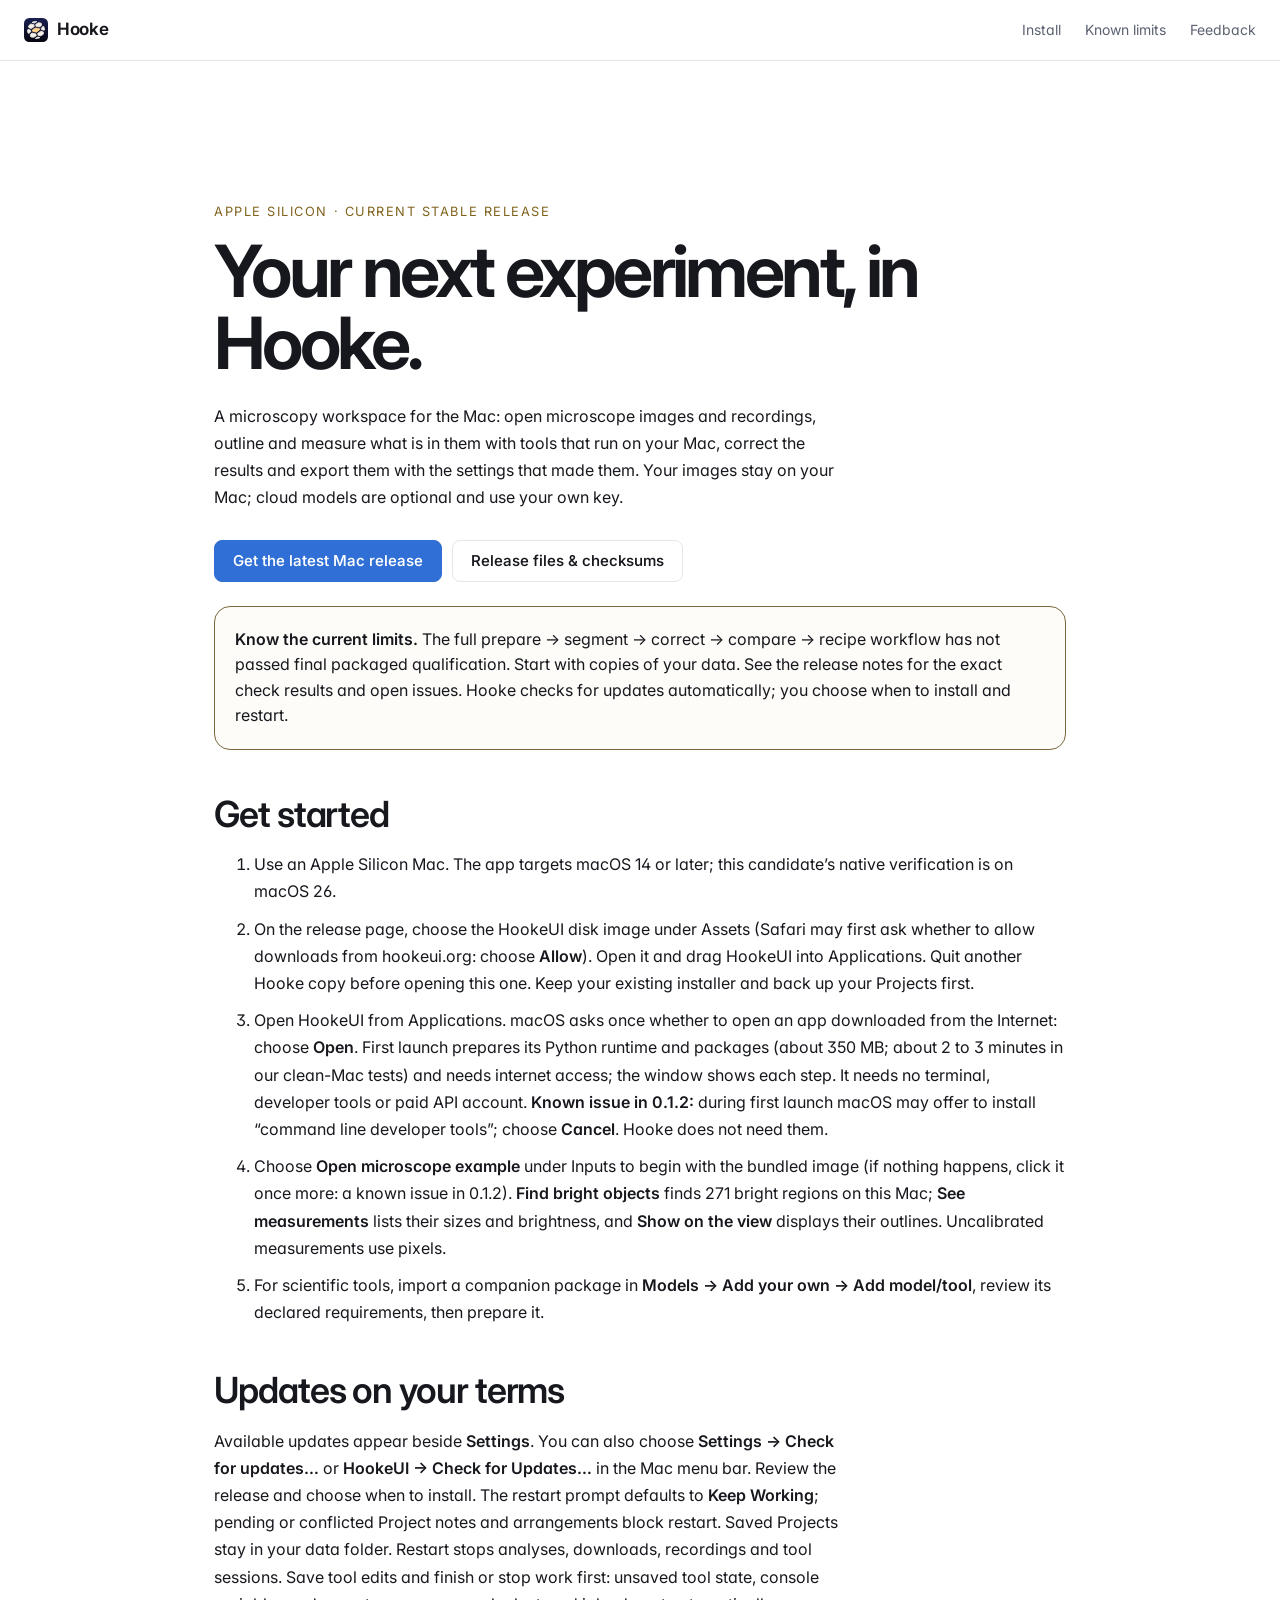
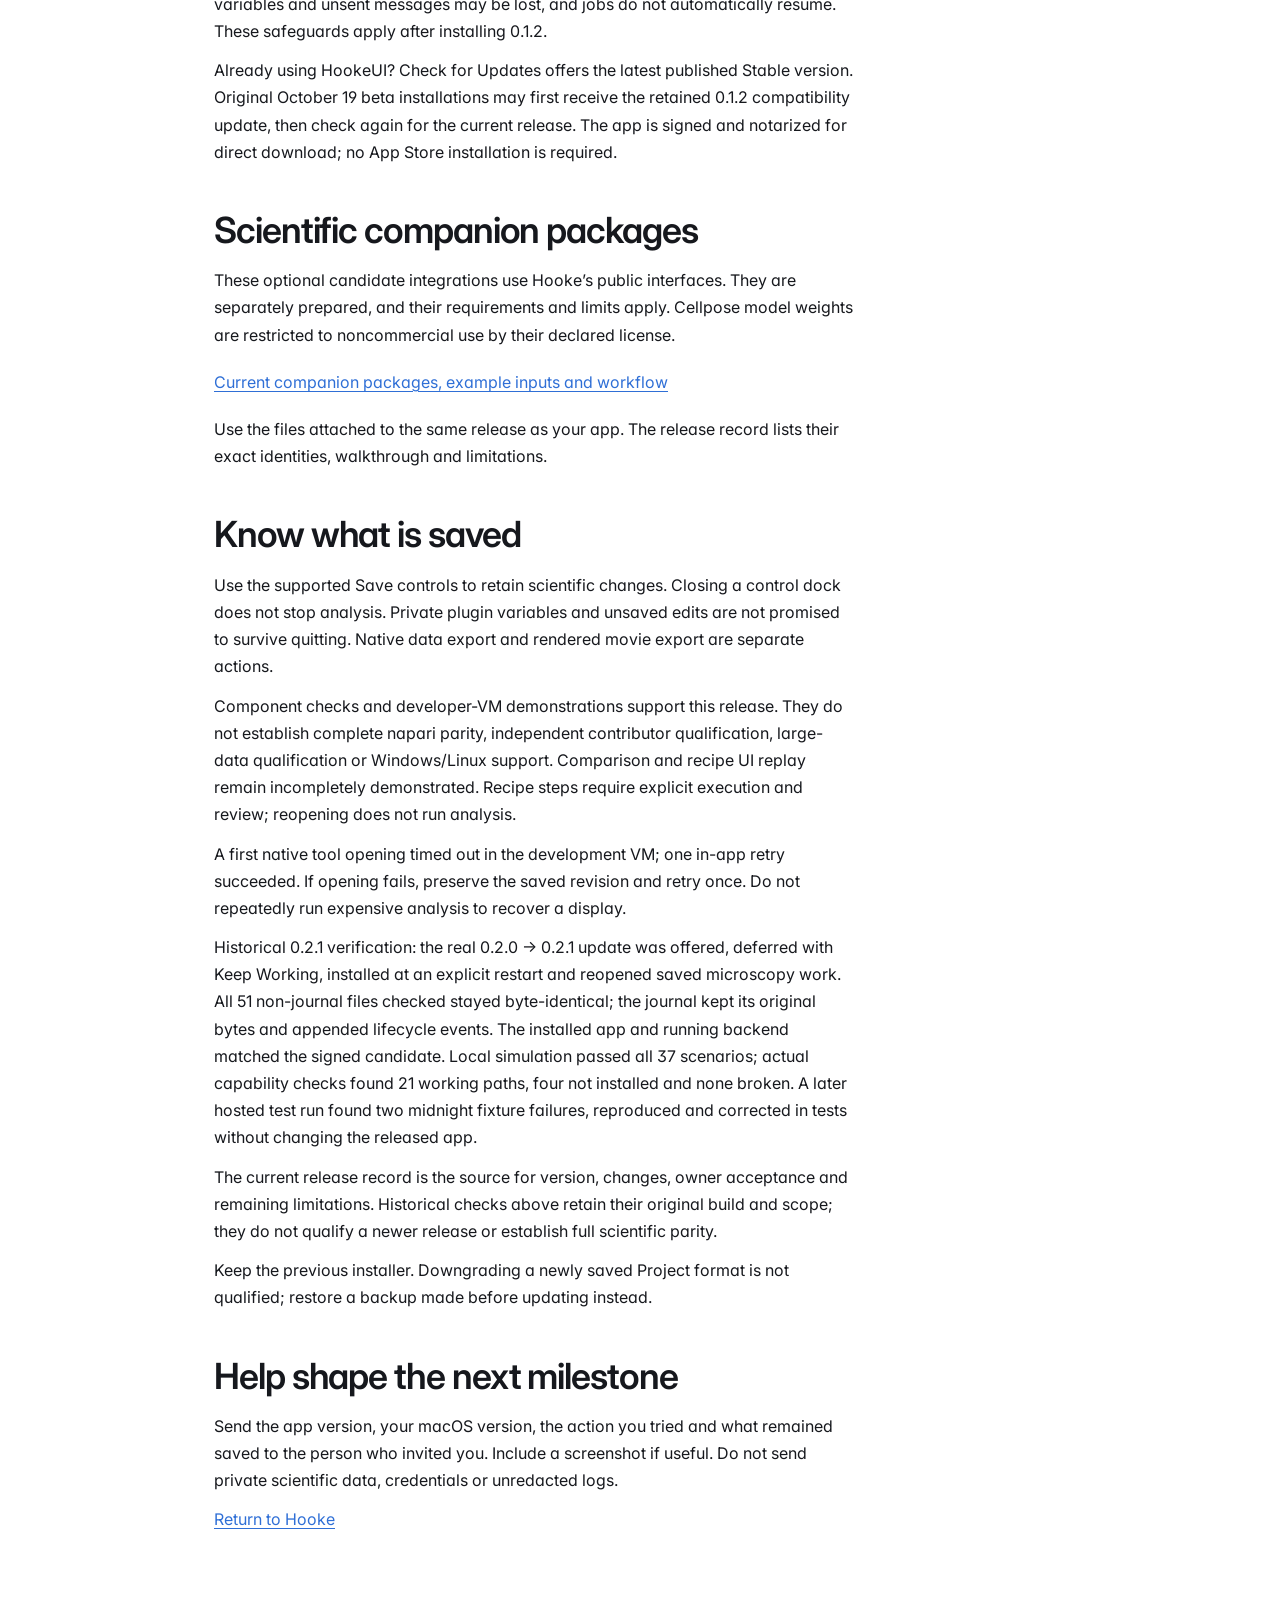
<file: beta.html>
<!doctype html><html lang="en"><head><meta charset="utf-8"><meta name="viewport" content="width=device-width,initial-scale=1"><meta http-equiv="refresh" content="0; url=download.html"><link rel="canonical" href="https://hookeui.org/download.html"><title>Download Hooke</title></head><body><p><a href="download.html">Download Hooke for Mac, installation guidance and known limits</a></p></body></html>
</file>
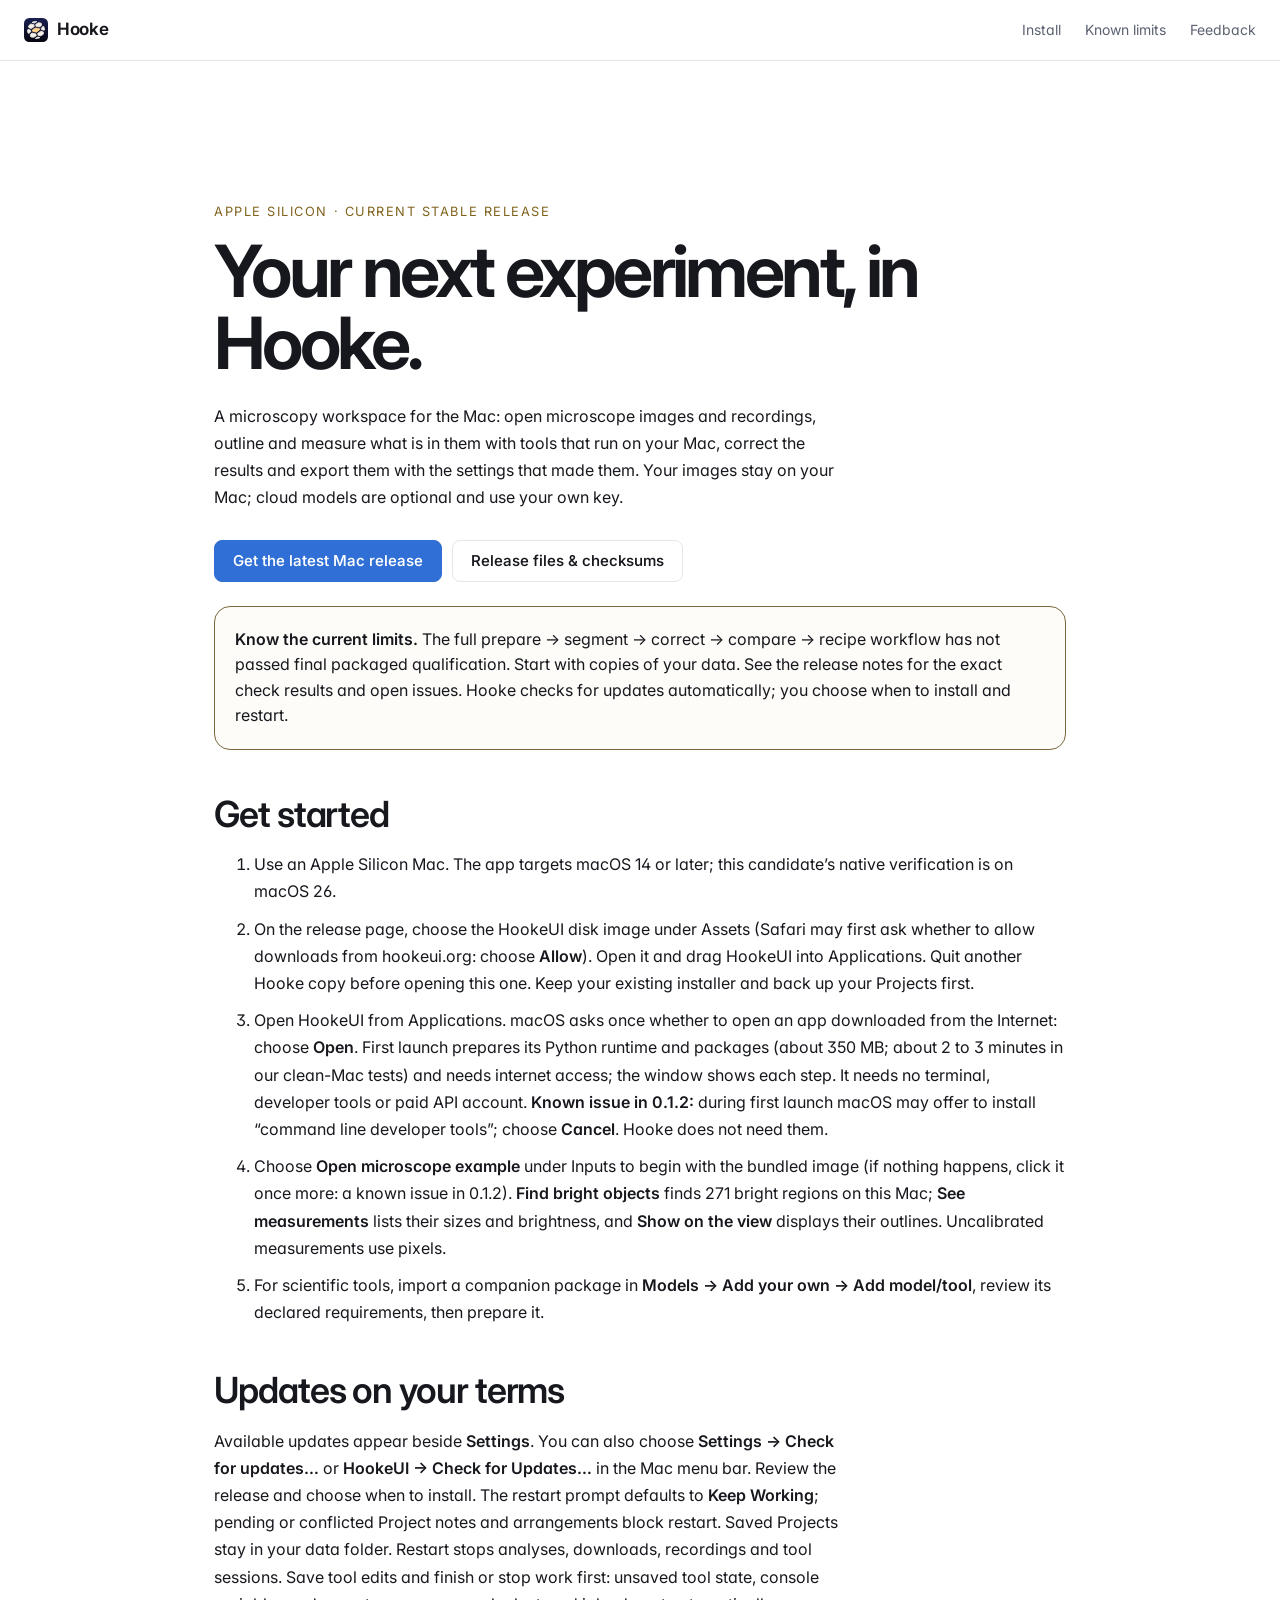
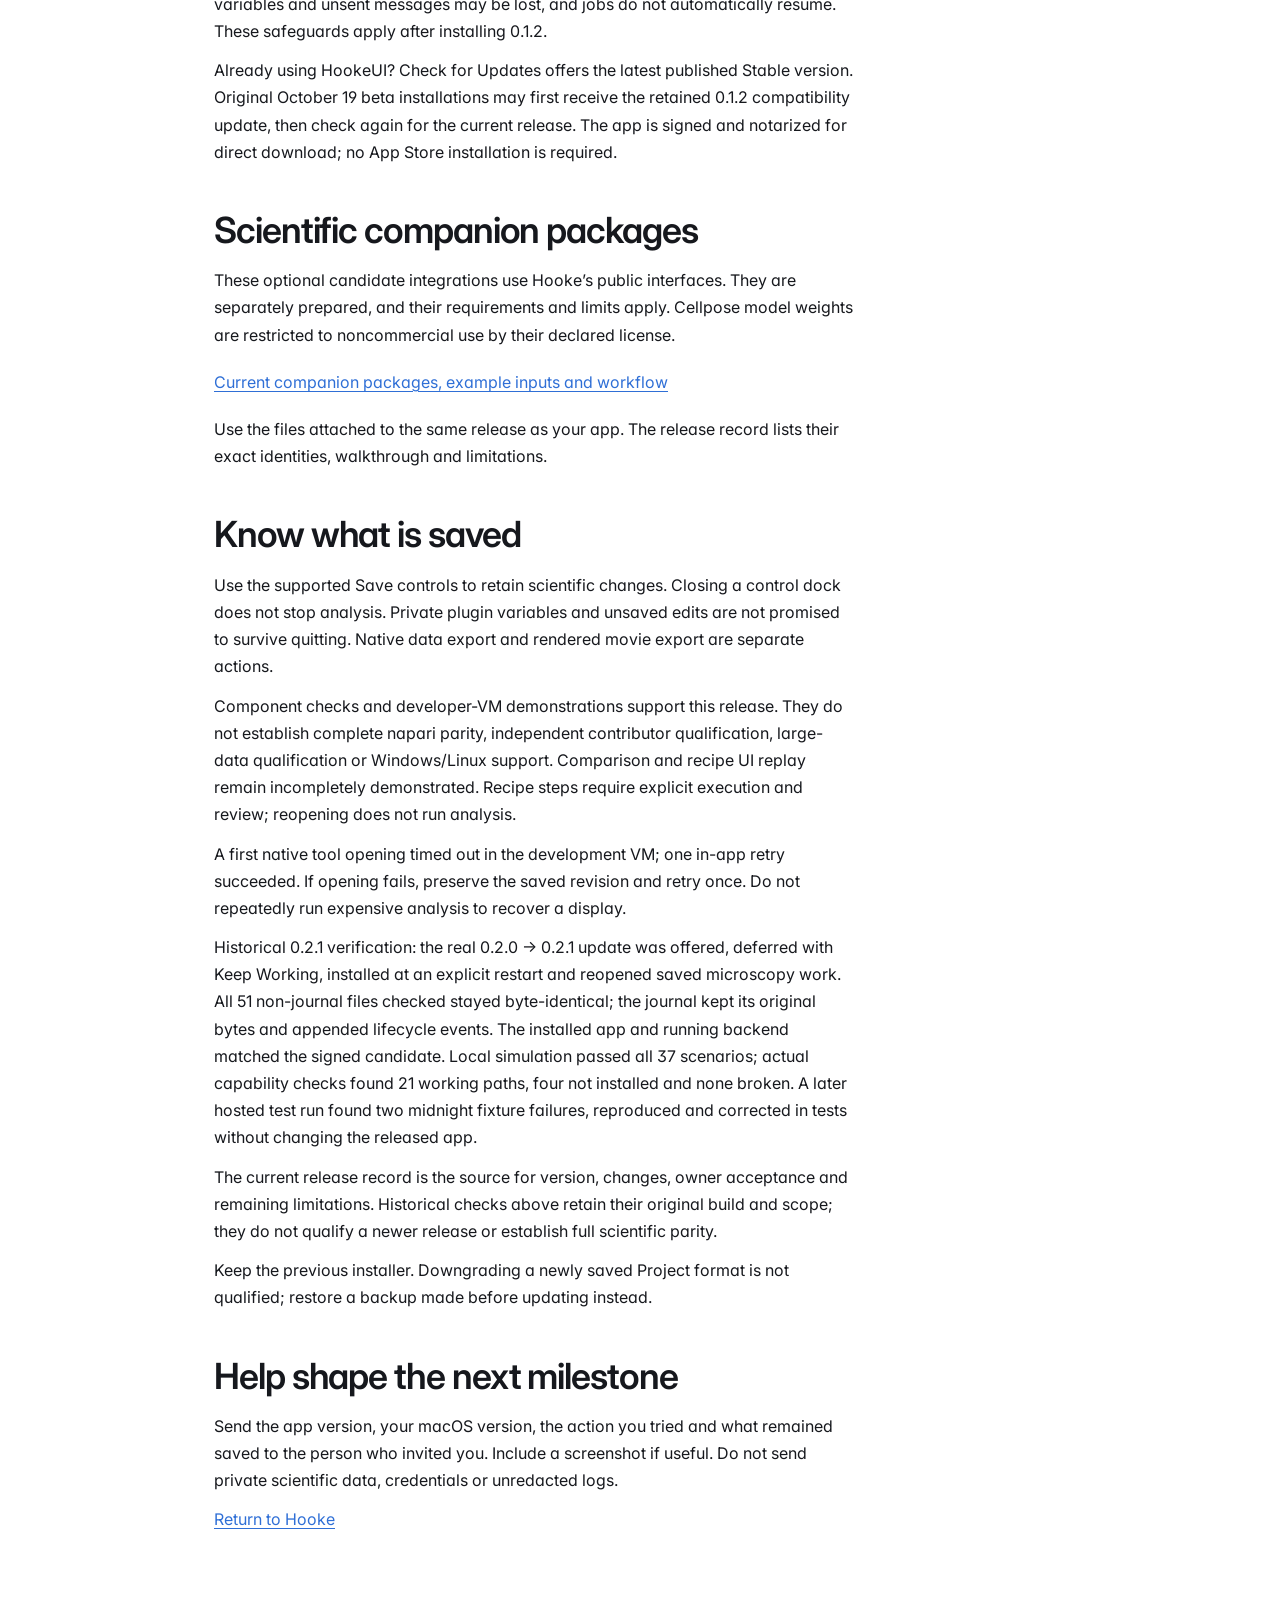
<file: download.html>
<!doctype html><html lang="en"><head><meta charset="utf-8"><meta name="viewport" content="width=device-width,initial-scale=1"><title>Hooke — Download for Mac</title><meta name="description" content="Download Hooke for Apple Silicon Macs, with installation guidance, updates and current limitations."><link rel="icon" href="favicon.svg" type="image/svg+xml"><link rel="stylesheet" href="style.css"><style>main{padding:140px 24px 80px;max-width:900px;margin:auto}h1{font-size:clamp(2.5rem,7vw,4.5rem);letter-spacing:-.05em;margin:0 0 24px}h2{margin:44px 0 16px}p,li{line-height:1.7}li{margin:10px 0}.beta-label{color:#80631d;letter-spacing:.12em;text-transform:uppercase;font-size:.8rem}.beta-notice{border:1px solid #78683d;border-radius:16px;padding:20px;margin:24px 0;background:#d8bc7b0b}code{overflow-wrap:anywhere}.package-list a{display:inline-block;padding:8px 0}</style></head><body><header class="top"><div class="wrap top-inner"><a class="brand" href="/"><img src="favicon.svg" alt="" width="24" height="24"><span>Hooke</span></a><nav aria-label="Download links"><a href="#install">Install</a><a href="#limits">Known limits</a><a href="#feedback">Feedback</a></nav></div></header><main><p class="beta-label">Apple Silicon · Current Stable release</p><h1>Your next experiment, in Hooke.</h1><p>A microscopy workspace for the Mac: open microscope images and recordings, outline and measure what is in them with tools that run on your Mac, correct the results and export them with the settings that made them. Your images stay on your Mac; cloud models are optional and use your own key.</p><div class="actions"><a class="button primary" href="https://github.com/wpulier/hookeui.org/releases/latest">Get the latest Mac release</a><a class="button" href="https://github.com/wpulier/hookeui.org/releases/latest">Release files &amp; checksums</a></div><div class="beta-notice"><strong>Know the current limits.</strong> The full prepare → segment → correct → compare → recipe workflow has not passed final packaged qualification. Start with copies of your data. See the release notes for the exact check results and open issues. Hooke checks for updates automatically; you choose when to install and restart.</div><h2 id="install">Get started</h2><ol><li>Use an Apple Silicon Mac. The app targets macOS 14 or later; this candidate’s native verification is on macOS 26.</li><li>On the release page, choose the HookeUI disk image under Assets (Safari may first ask whether to allow downloads from hookeui.org: choose <strong>Allow</strong>). Open it and drag HookeUI into Applications. Quit another Hooke copy before opening this one. Keep your existing installer and back up your Projects first.</li><li>Open HookeUI from Applications. macOS asks once whether to open an app downloaded from the Internet: choose <strong>Open</strong>. First launch prepares its Python runtime and packages (about 350 MB; about 2 to 3 minutes in our clean-Mac tests) and needs internet access; the window shows each step. It needs no terminal, developer tools or paid API account. <strong>Known issue in 0.1.2:</strong> during first launch macOS may offer to install “command line developer tools”; choose <strong>Cancel</strong>. Hooke does not need them.</li><li>Choose <strong>Open microscope example</strong> under Inputs to begin with the bundled image (if nothing happens, click it once more: a known issue in 0.1.2). <strong>Find bright objects</strong> finds 271 bright regions on this Mac; <strong>See measurements</strong> lists their sizes and brightness, and <strong>Show on the view</strong> displays their outlines. Uncalibrated measurements use pixels.</li><li>For scientific tools, import a companion package in <strong>Models → Add your own → Add model/tool</strong>, review its declared requirements, then prepare it.</li></ol><h2 id="updates">Updates on your terms</h2><p>Available updates appear beside <strong>Settings</strong>. You can also choose <strong>Settings → Check for updates…</strong> or <strong>HookeUI → Check for Updates…</strong> in the Mac menu bar. Review the release and choose when to install. The restart prompt defaults to <strong>Keep Working</strong>; pending or conflicted Project notes and arrangements block restart. Saved Projects stay in your data folder. Restart stops analyses, downloads, recordings and tool sessions. Save tool edits and finish or stop work first: unsaved tool state, console variables and unsent messages may be lost, and jobs do not automatically resume. These safeguards apply after installing 0.1.2.</p><p>Already using HookeUI? Check for Updates offers the latest published Stable version. Original October 19 beta installations may first receive the retained 0.1.2 compatibility update, then check again for the current release. The app is signed and notarized for direct download; no App Store installation is required.</p><h2>Scientific companion packages</h2><p>These optional candidate integrations use Hooke’s public interfaces. They are separately prepared, and their requirements and limits apply. Cellpose model weights are restricted to noncommercial use by their declared license.</p><p class="package-list"><a href="https://github.com/wpulier/hookeui.org/releases/latest">Current companion packages, example inputs and workflow</a></p><p>Use the files attached to the same release as your app. The release record lists their exact identities, walkthrough and limitations.</p><h2 id="limits">Know what is saved</h2><p>Use the supported Save controls to retain scientific changes. Closing a control dock does not stop analysis. Private plugin variables and unsaved edits are not promised to survive quitting. Native data export and rendered movie export are separate actions.</p><p>Component checks and developer-VM demonstrations support this release. They do not establish complete napari parity, independent contributor qualification, large-data qualification or Windows/Linux support. Comparison and recipe UI replay remain incompletely demonstrated. Recipe steps require explicit execution and review; reopening does not run analysis.</p><p>A first native tool opening timed out in the development VM; one in-app retry succeeded. If opening fails, preserve the saved revision and retry once. Do not repeatedly run expensive analysis to recover a display.</p><p>Historical 0.2.1 verification: the real 0.2.0 → 0.2.1 update was offered, deferred with Keep Working, installed at an explicit restart and reopened saved microscopy work. All 51 non-journal files checked stayed byte-identical; the journal kept its original bytes and appended lifecycle events. The installed app and running backend matched the signed candidate. Local simulation passed all 37 scenarios; actual capability checks found 21 working paths, four not installed and none broken. A later hosted test run found two midnight fixture failures, reproduced and corrected in tests without changing the released app.</p><p>The current release record is the source for version, changes, owner acceptance and remaining limitations. Historical checks above retain their original build and scope; they do not qualify a newer release or establish full scientific parity.</p><p>Keep the previous installer. Downgrading a newly saved Project format is not qualified; restore a backup made before updating instead.</p><h2 id="feedback">Help shape the next milestone</h2><p>Send the app version, your macOS version, the action you tried and what remained saved to the person who invited you. Include a screenshot if useful. Do not send private scientific data, credentials or unredacted logs.</p><p><a href="/">Return to Hooke</a></p></main></body></html>
</file>
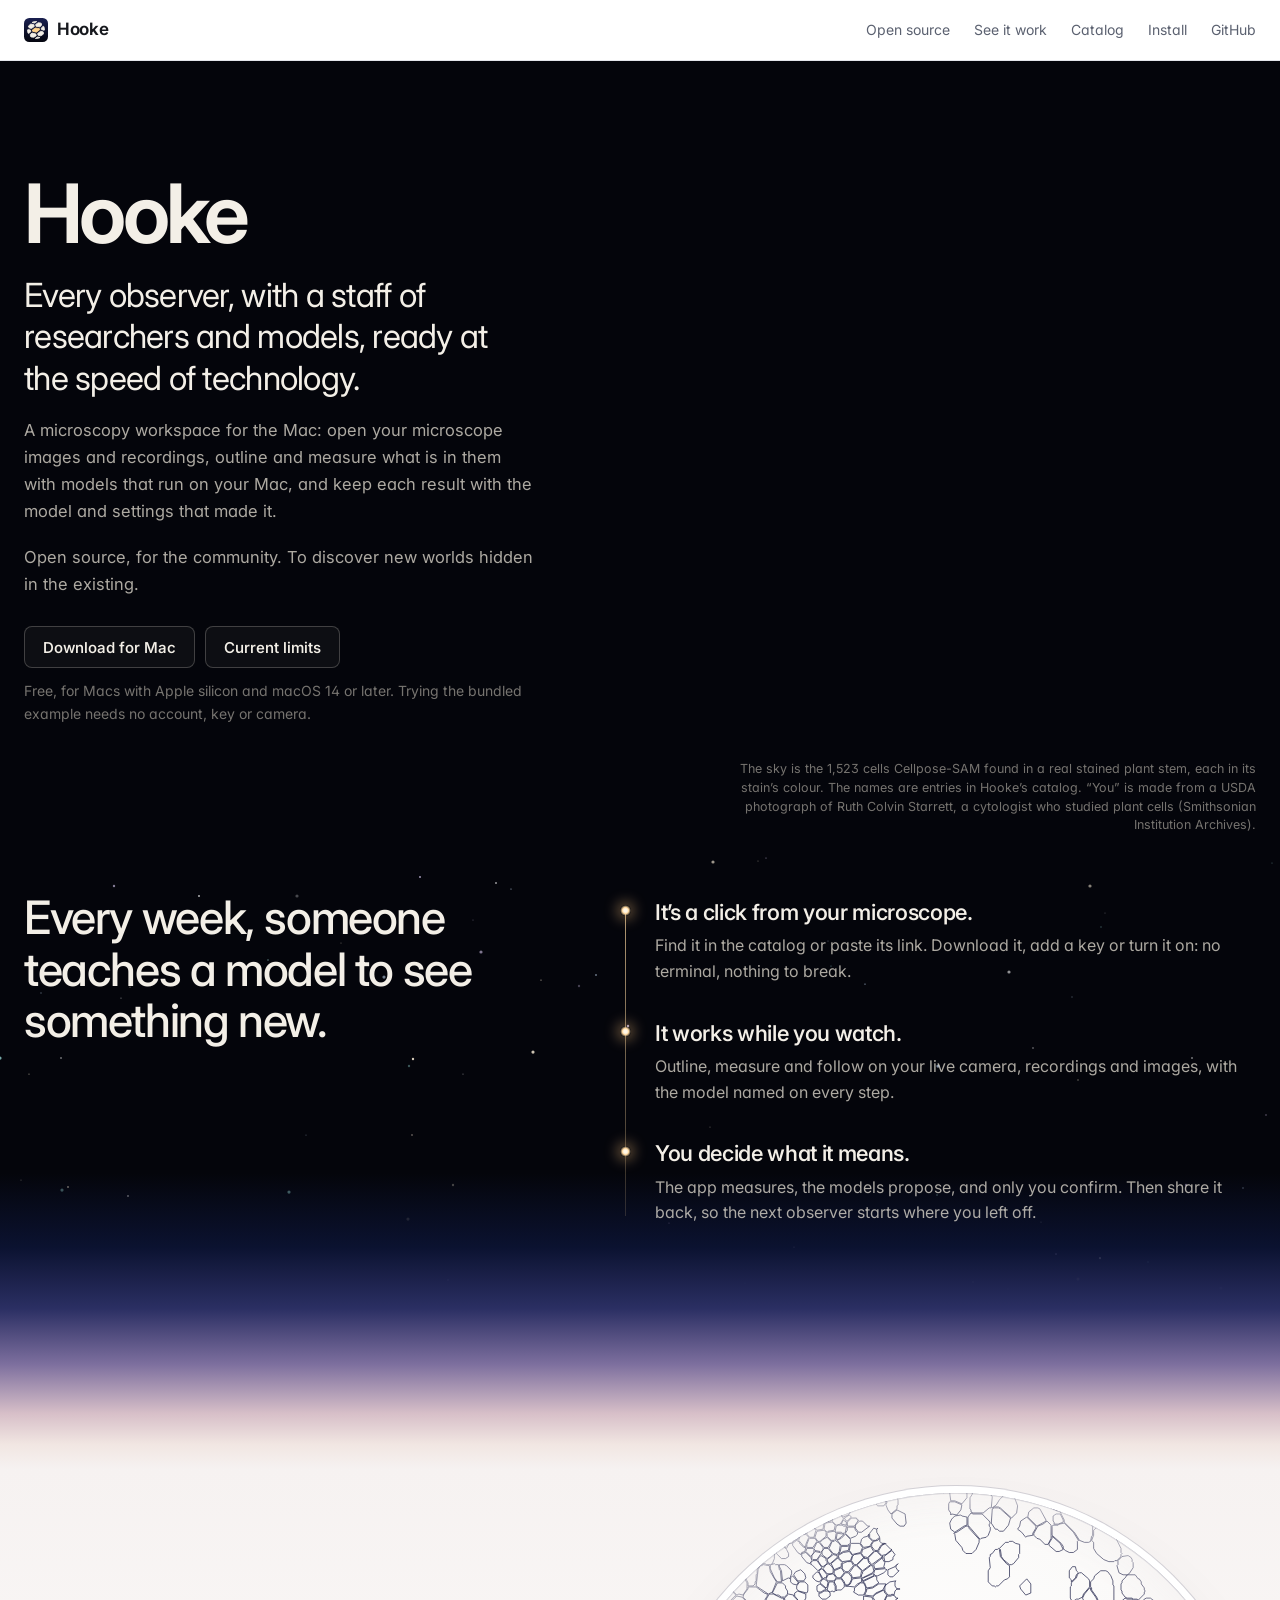
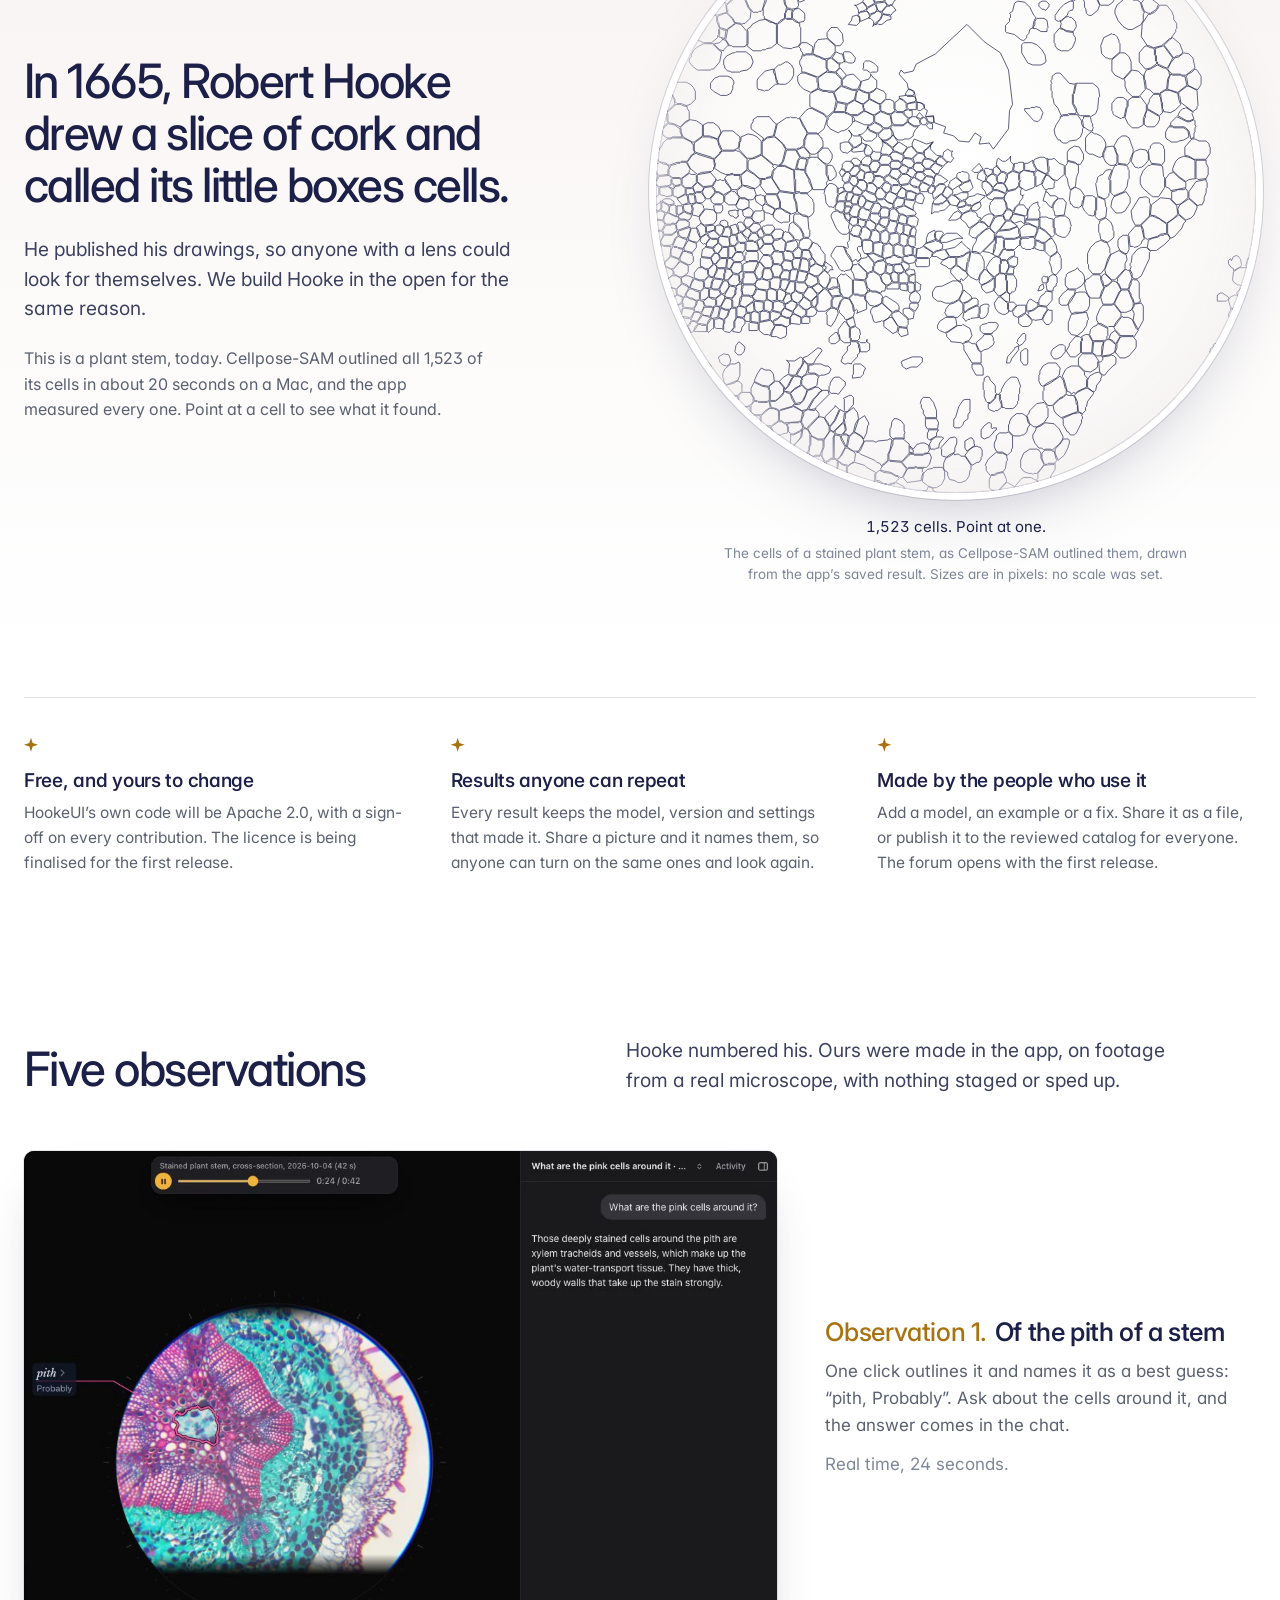
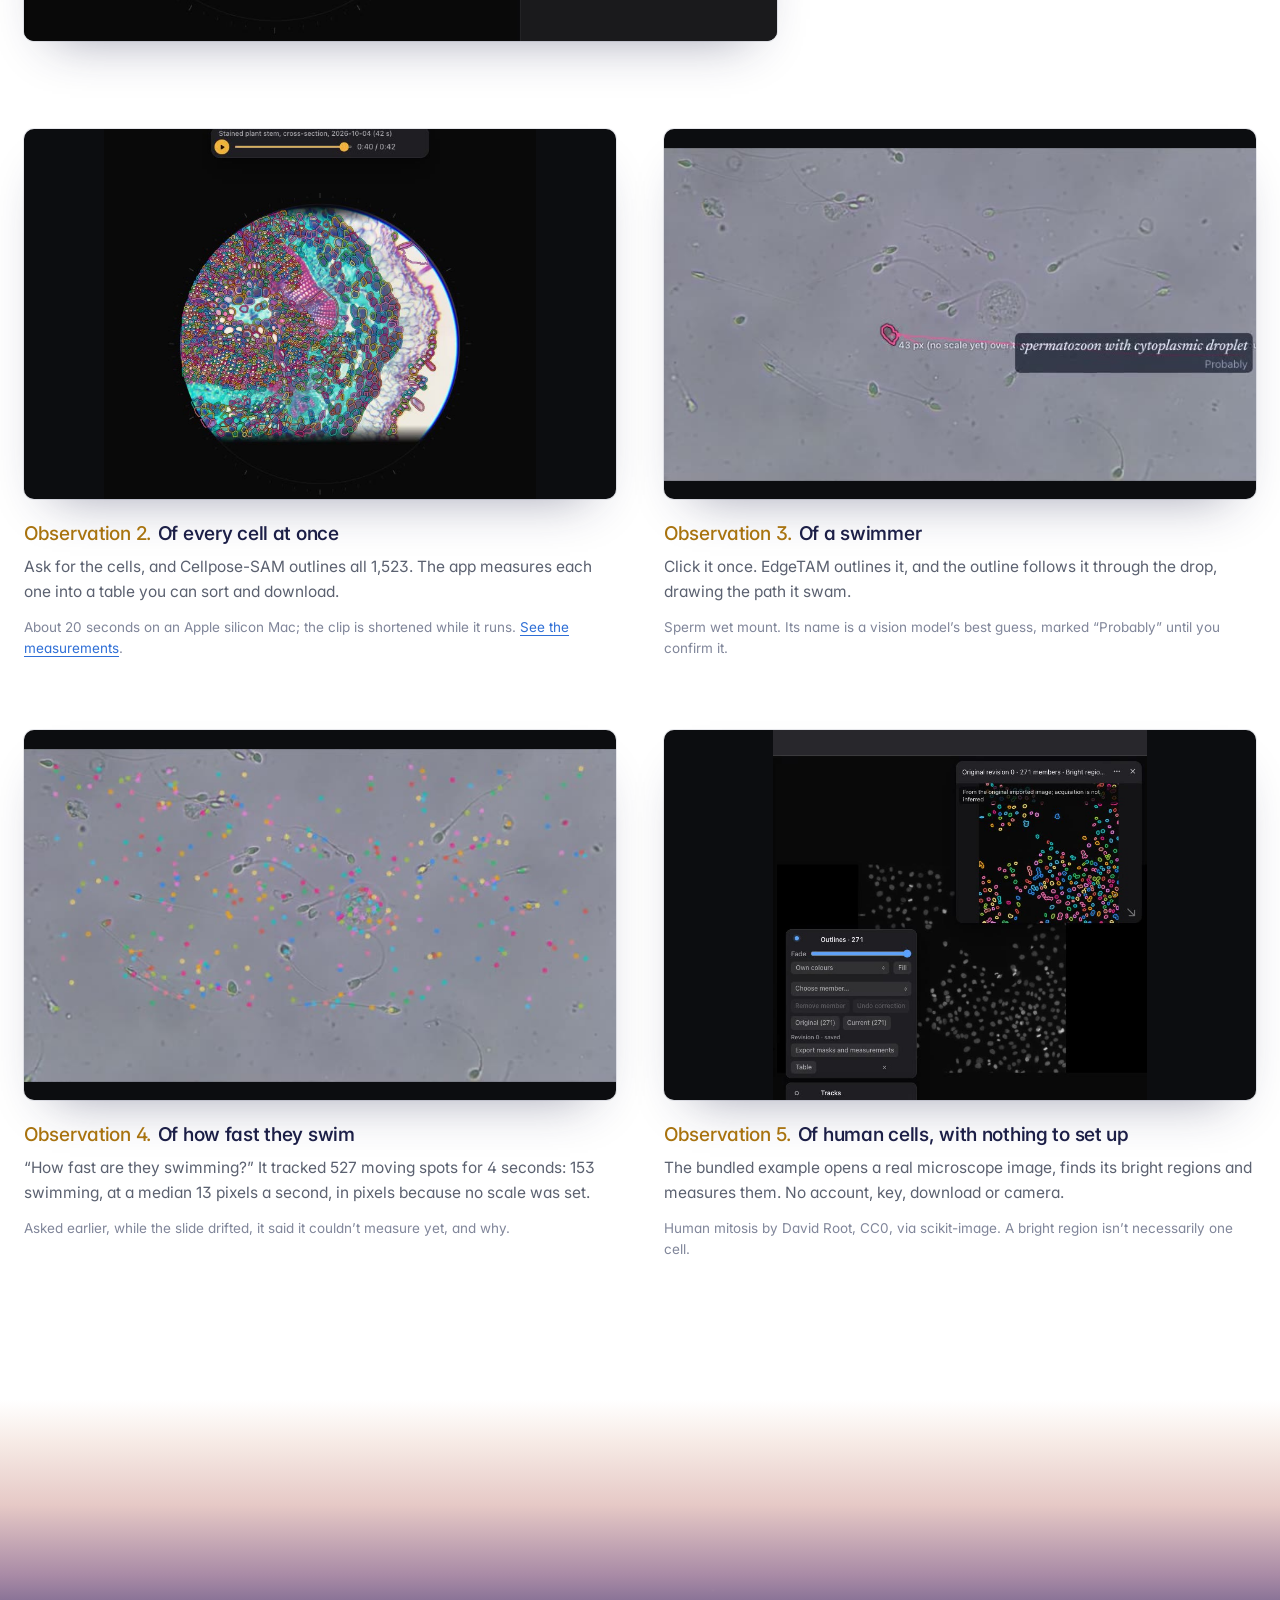
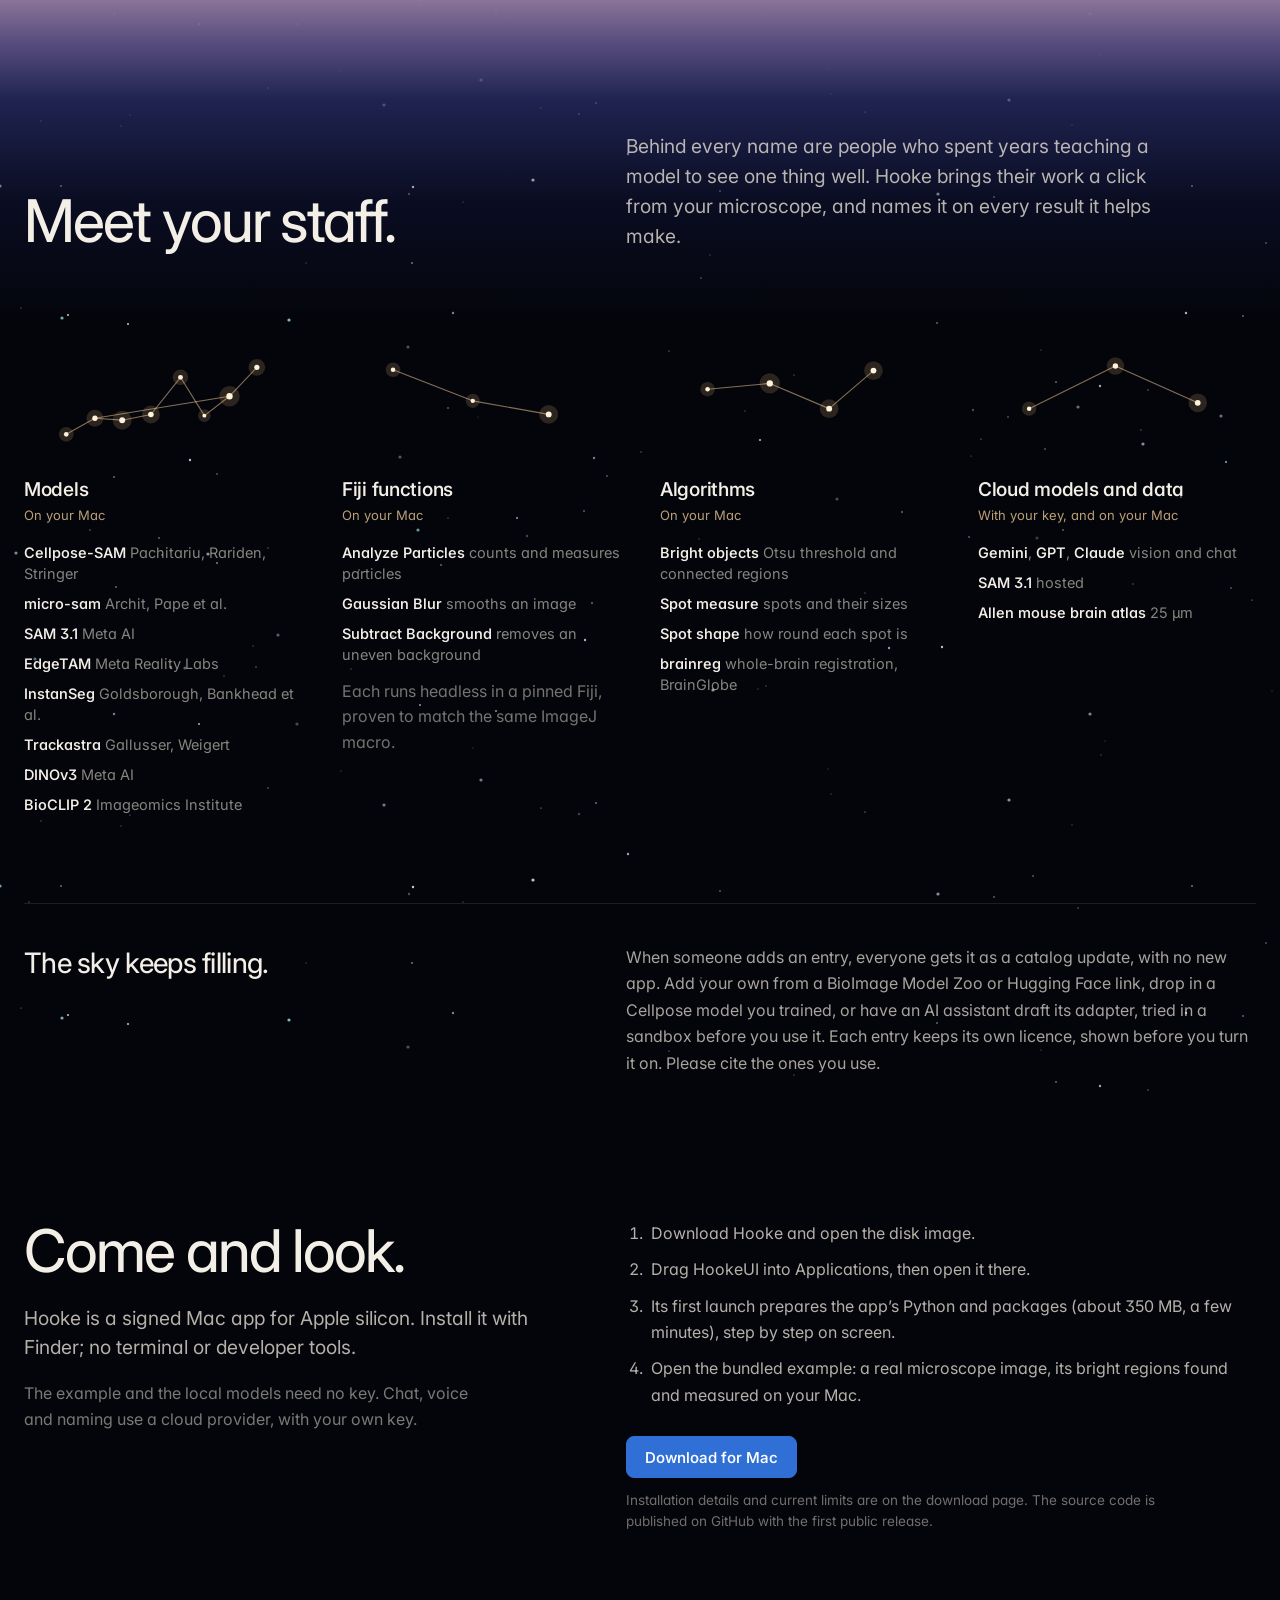
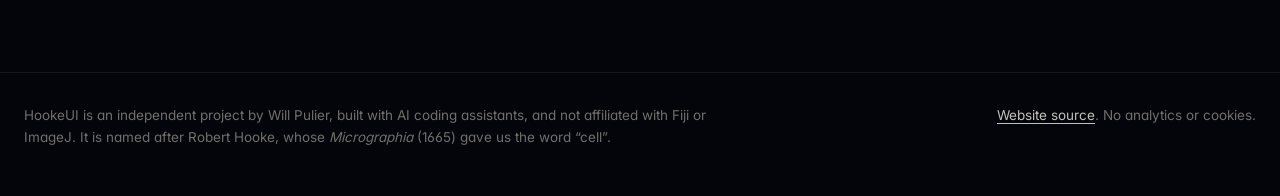
<file: story.html>
<!doctype html>
<html lang="en">
<head>
<meta charset="utf-8">
<meta name="viewport" content="width=device-width,initial-scale=1">
<title>Hooke: the story</title>
<meta name="description" content="Hooke is an open-source platform for finding, turning on and running microscopy and bioimage-analysis models on the Mac, with no terminal.">
<meta name="theme-color" content="#04050b">
<meta property="og:title" content="Hooke">
<meta property="og:description" content="Every observer, with a staff of researchers and models, ready at the speed of technology.">
<meta property="og:image" content="https://hookeui.org/media/og.jpg">
<meta property="og:image:width" content="1200">
<meta property="og:image:height" content="630">
<meta property="og:url" content="https://hookeui.org/story.html">
<meta name="twitter:card" content="summary_large_image">
<link rel="icon" href="favicon.svg" type="image/svg+xml">
<link rel="icon" href="favicon.ico" sizes="16x16 32x32 48x48">
<link rel="apple-touch-icon" href="apple-touch-icon.png">
<link rel="preload" href="fonts/Inter-Variable.woff2" as="font" type="font/woff2" crossorigin>
<link rel="stylesheet" href="style.css">
<noscript><style>.sky { background-image: url("media/hero-scene.jpg"); } @media (max-width: 999px) { .sky { background-image: none; } .sky-stage { background-image: url("media/hero-scene-phone.jpg"); } }</style></noscript>
<link rel="modulepreload" href="vendor/three.module.min.js">
<link rel="modulepreload" href="hero-scene.js">
<link rel="preload" href="media/sky.json" as="fetch" crossorigin>
<link rel="preload" href="media/you.json" as="fetch" crossorigin>
<link rel="preload" href="media/sky-bg.jpg" as="image" crossorigin>
<script type="importmap">{"imports":{"three":"./vendor/three.module.min.js"}}</script>
</head>
<body>

<header class="top">
  <div class="wrap top-inner">
    <a class="brand" href="./" aria-label="Hooke home">
      <img src="favicon.svg" alt="" width="24" height="24">
      <span>Hooke</span>
    </a>
    <nav aria-label="Sections">
      <a href="#open">Open source</a>
      <a href="#see">See it work</a>
      <a href="#models">Catalog</a>
      <a href="#install">Install</a>
      <a href="https://github.com/wpulier/hookeui.org">GitHub</a>
    </nav>
  </div>
</header>

<main id="top">
  <section class="hero sky" aria-labelledby="hero-title">
    <div class="sky-stage">
      <canvas aria-hidden="true"></canvas>
      <ul class="sky-labels" aria-label="Some entries in Hooke’s catalog"></ul>
    </div>
    <div class="wrap hero-inner">
      <div class="hero-copy">
        <h1 id="hero-title">Hooke</h1>
        <p class="tagline">Every observer, with a staff of researchers and models, ready at the speed of technology.</p>
        <p class="lede">A microscopy workspace for the Mac: open your microscope images and recordings, outline and measure what is in them with models that run on your Mac, and keep each result with the model and settings that made it.</p>
        <p class="lede">Open source, for the community. To discover new worlds hidden in the existing.</p>
        <div class="actions">
          <a class="button primary" href="download.html" aria-describedby="dl-note">Download for Mac</a>
          <a class="button" href="download.html#limits">Current limits</a>
        </div>
        <p class="note" id="dl-note">Free, for Macs with Apple silicon and macOS 14 or later. Trying the bundled example needs no account, key or camera.</p>
      </div>
    </div>
    <p class="sky-caption">The sky is the 1,523 cells Cellpose-SAM found in a real stained plant stem, each in its stain’s colour. The names are entries in Hooke’s catalog. “You” is made from a USDA photograph of Ruth Colvin Starrett, a cytologist who studied plant cells (Smithsonian Institution Archives).</p>
  </section>

  <section class="dawn" aria-labelledby="dawn-title">
    <div class="wrap dawn-inner">
      <h2 id="dawn-title">Every week, someone teaches a model to see something new.</h2>
      <ol class="beats">
        <li>
          <h3>It’s a click from your microscope.</h3>
          <p>Find it in the catalog or paste its link. Download it, add a key or turn it on: no terminal, nothing to break.</p>
        </li>
        <li>
          <h3>It works while you watch.</h3>
          <p>Outline, measure and follow on your live camera, recordings and images, with the model named on every step.</p>
        </li>
        <li>
          <h3>You decide what it means.</h3>
          <p>The app measures, the models propose, and only you confirm. Then share it back, so the next observer starts where you left off.</p>
        </li>
      </ol>
    </div>
  </section>

  <section class="plate-sec" id="open" aria-labelledby="open-title">
    <div class="wrap">
      <div class="plate-grid">
        <div class="plate-copy">
          <h2 id="open-title">In 1665, Robert Hooke drew a slice of cork and called its little boxes cells.</h2>
          <p class="say">He published his drawings, so anyone with a lens could look for themselves. We build Hooke in the open for the same reason.</p>
          <p>This is a plant stem, today. Cellpose-SAM outlined all 1,523 of its cells in about 20 seconds on a Mac, and the app measured every one. Point at a cell to see what it found.</p>
        </div>
        <figure class="plate">
          <div class="plate-disc">
            <svg class="plate-ink" role="img" aria-labelledby="plate-cap" focusable="false"></svg>
          </div>
          <p class="plate-read" aria-live="polite">1,523 cells. Point at one.</p>
          <figcaption id="plate-cap">The cells of a stained plant stem, as Cellpose-SAM outlined them, drawn from the app’s saved result. Sizes are in pixels: no scale was set.</figcaption>
        </figure>
      </div>

      <ul class="vows" aria-label="Open source">
        <li>
          <h3>Free, and yours to change</h3>
          <p>HookeUI’s own code will be Apache 2.0, with a sign-off on every contribution. The licence is being finalised for the first release.</p>
        </li>
        <li>
          <h3>Results anyone can repeat</h3>
          <p>Every result keeps the model, version and settings that made it. Share a picture and it names them, so anyone can turn on the same ones and look again.</p>
        </li>
        <li>
          <h3>Made by the people who use it</h3>
          <p>Add a model, an example or a fix. Share it as a file, or publish it to the reviewed catalog for everyone. The forum opens with the first release.</p>
        </li>
      </ul>
    </div>
  </section>

  <section class="obs-sec" id="see" aria-labelledby="see-title">
    <div class="wrap">
      <div class="obs-head">
        <h2 id="see-title">Five observations</h2>
        <p class="say">Hooke numbered his. Ours were made in the app, on footage from a real microscope, with nothing staged or sped up.</p>
      </div>

      <article class="obs lead">
        <figure class="frame">
          <video class="loop" muted loop playsinline preload="none" poster="media/hero.jpg" aria-label="One click outlines and names the pith of a stained plant stem; a question about the cells around it is answered in the chat">
            <source src="media/hero.mp4" type="video/mp4">
          </video>
        </figure>
        <div class="obs-text">
          <h3><span class="obs-n">Observation 1.</span> Of the pith of a stem</h3>
          <p>One click outlines it and names it as a best guess: “pith, Probably”. Ask about the cells around it, and the answer comes in the chat.</p>
          <p class="caption">Real time, 24 seconds.</p>
        </div>
      </article>

      <div class="obs-grid">
        <article class="obs">
          <figure class="frame">
            <video class="loop" muted loop playsinline preload="none" poster="media/cells.jpg" aria-label="Cellpose-SAM outlining every cell in a plant stem section">
              <source src="media/cells.mp4" type="video/mp4">
            </video>
          </figure>
          <h3><span class="obs-n">Observation 2.</span> Of every cell at once</h3>
          <p>Ask for the cells, and Cellpose-SAM outlines all 1,523. The app measures each one into a table you can sort and download.</p>
          <p class="caption">About 20 seconds on an Apple silicon Mac; the clip is shortened while it runs. <a href="media/table.jpg">See the measurements</a>.</p>
        </article>
        <article class="obs">
          <figure class="frame">
            <video class="loop" muted loop playsinline preload="none" poster="media/follow.jpg" aria-label="A sperm cell clicked once, outlined and followed as it swims, with its path drawn">
              <source src="media/follow.mp4" type="video/mp4">
            </video>
          </figure>
          <h3><span class="obs-n">Observation 3.</span> Of a swimmer</h3>
          <p>Click it once. EdgeTAM outlines it, and the outline follows it through the drop, drawing the path it swam.</p>
          <p class="caption">Sperm wet mount. Its name is a vision model’s best guess, marked “Probably” until you confirm it.</p>
        </article>
        <article class="obs">
          <figure class="frame">
            <video class="loop" muted loop playsinline preload="none" poster="media/motion.jpg" aria-label="Every moving spot tracked over four seconds in a sperm wet mount">
              <source src="media/motion.mp4" type="video/mp4">
            </video>
          </figure>
          <h3><span class="obs-n">Observation 4.</span> Of how fast they swim</h3>
          <p>“How fast are they swimming?” It tracked 527 moving spots for 4 seconds: 153 swimming, at a median 13 pixels a second, in pixels because no scale was set.</p>
          <p class="caption">Asked earlier, while the slide drifted, it said it couldn’t measure yet, and why.</p>
        </article>
        <article class="obs">
          <figure class="frame">
            <video class="loop" muted loop playsinline preload="none" poster="media/example.jpg" aria-label="The example walkthrough finding and measuring bright regions in an image of human cells">
              <source src="media/example.mp4" type="video/mp4">
            </video>
          </figure>
          <h3><span class="obs-n">Observation 5.</span> Of human cells, with nothing to set up</h3>
          <p>The bundled example opens a real microscope image, finds its bright regions and measures them. No account, key, download or camera.</p>
          <p class="caption">Human mitosis by David Root, CC0, via scikit-image. A bright region isn’t necessarily one cell.</p>
        </article>
      </div>
    </div>
  </section>

  <section class="dusk" id="models" aria-labelledby="models-title">
    <div class="wrap">
      <div class="dusk-head">
        <h2 id="models-title">Meet your staff.</h2>
        <p class="say">Behind every name are people who spent years teaching a model to see one thing well. Hooke brings their work a click from your microscope, and names it on every result it helps make.</p>
      </div>

      <div class="atlas">
        <section class="figure-col" aria-labelledby="k-models">
          <svg class="glyph" aria-hidden="true" focusable="false"></svg>
          <h3 id="k-models">Models</h3>
          <p class="where">On your Mac</p>
          <ul>
            <li><b>Cellpose-SAM</b> Pachitariu, Rariden, Stringer</li>
            <li><b>micro-sam</b> Archit, Pape et al.</li>
            <li><b>SAM 3.1</b> Meta AI</li>
            <li><b>EdgeTAM</b> Meta Reality Labs</li>
            <li><b>InstanSeg</b> Goldsborough, Bankhead et al.</li>
            <li><b>Trackastra</b> Gallusser, Weigert</li>
            <li><b>DINOv3</b> Meta AI</li>
            <li><b>BioCLIP 2</b> Imageomics Institute</li>
          </ul>
        </section>
        <section class="figure-col" aria-labelledby="k-fiji">
          <svg class="glyph" aria-hidden="true" focusable="false"></svg>
          <h3 id="k-fiji">Fiji functions</h3>
          <p class="where">On your Mac</p>
          <ul>
            <li><b>Analyze Particles</b> counts and measures particles</li>
            <li><b>Gaussian Blur</b> smooths an image</li>
            <li><b>Subtract Background</b> removes an uneven background</li>
          </ul>
          <p class="small">Each runs headless in a pinned Fiji, proven to match the same ImageJ macro.</p>
        </section>
        <section class="figure-col" aria-labelledby="k-alg">
          <svg class="glyph" aria-hidden="true" focusable="false"></svg>
          <h3 id="k-alg">Algorithms</h3>
          <p class="where">On your Mac</p>
          <ul>
            <li><b>Bright objects</b> Otsu threshold and connected regions</li>
            <li><b>Spot measure</b> spots and their sizes</li>
            <li><b>Spot shape</b> how round each spot is</li>
            <li><b>brainreg</b> whole-brain registration, BrainGlobe</li>
          </ul>
        </section>
        <section class="figure-col" aria-labelledby="k-cloud">
          <svg class="glyph" aria-hidden="true" focusable="false"></svg>
          <h3 id="k-cloud">Cloud models and data</h3>
          <p class="where">With your key, and on your Mac</p>
          <ul>
            <li><b>Gemini</b>, <b>GPT</b>, <b>Claude</b> vision and chat</li>
            <li><b>SAM 3.1</b> hosted</li>
            <li><b>Allen mouse brain atlas</b> 25 µm</li>
          </ul>
        </section>
      </div>

      <div class="filling">
        <h3>The sky keeps filling.</h3>
        <p>When someone adds an entry, everyone gets it as a catalog update, with no new app. Add your own from a BioImage Model Zoo or Hugging Face link, drop in a Cellpose model you trained, or have an AI assistant draft its adapter, tried in a sandbox before you use it. Each entry keeps its own licence, shown before you turn it on. Please cite the ones you use.</p>
      </div>
    </div>
  </section>

  <section class="night-end" id="install" aria-labelledby="install-title">
    <div class="wrap install-grid">
      <div>
        <h2 id="install-title">Come and look.</h2>
        <p class="say">Hooke is a signed Mac app for Apple silicon. Install it with Finder; no terminal or developer tools.</p>
        <p class="small">The example and the local models need no key. Chat, voice and naming use a cloud provider, with your own key.</p>
      </div>
      <div>
        <ol class="steps">
          <li>Download Hooke and open the disk image.</li>
          <li>Drag HookeUI into Applications, then open it there.</li>
          <li>Its first launch prepares the app’s Python and packages (about 350 MB, a few minutes), step by step on screen.</li>
          <li>Open the bundled example: a real microscope image, its bright regions found and measured on your Mac.</li>
        </ol>
        <div class="actions"><a class="button primary" href="download.html">Download for Mac</a></div>
        <p class="caption">Installation details and current limits are on the download page. The source code is published on GitHub with the first public release.</p>
      </div>
    </div>
  </section>
</main>

<footer class="foot">
  <div class="wrap foot-inner">
    <p>HookeUI is an independent project by Will Pulier, built with AI coding assistants, and not affiliated with Fiji or ImageJ. It is named after Robert Hooke, whose <cite>Micrographia</cite> (1665) gave us the word “cell”.</p>
    <p><a href="https://github.com/wpulier/hookeui.org">Website source</a>. No analytics or cookies.</p>
  </div>
</footer>

<script src="site.js" defer></script>
<script type="module" src="hero-scene.js"></script>
</body>
</html>
</file>
<file: style.css>
/* hookeui.org. A plain, light page in Inter; footage sits in dark frames so the specimen carries the colour.
   The blue is the studio's own action colour. */
@font-face {
  font-family: "Inter";
  src: url("fonts/Inter-Variable.woff2") format("woff2");
  font-weight: 100 900;
  font-display: swap;
}

:root {
  --bg: #ffffff;
  --alt: #f6f7f9;
  --text: #16181d;
  --muted: #5b6170;
  --quiet: #80869a;
  --line: #e4e6eb;
  --stage: #0c0d10;
  --accent: #2f6fd6;
  --accent-hover: #255fbd;
  --amber: #c98a0b;
  --sans: "Inter", -apple-system, BlinkMacSystemFont, "Segoe UI", system-ui, sans-serif;
  --mono: ui-monospace, "SF Mono", Menlo, monospace;
  color-scheme: light;
}

* { box-sizing: border-box; }
html { scroll-padding-top: 72px; }
body {
  margin: 0; background: var(--bg); color: var(--text);
  font: 16px/1.6 var(--sans); font-feature-settings: "cv11", "ss01";
  -webkit-font-smoothing: antialiased;
}
a { color: var(--accent); text-underline-offset: 3px; }
a:hover { color: var(--accent-hover); }
:focus-visible { outline: 2px solid var(--accent); outline-offset: 3px; border-radius: 4px; }

.wrap { width: 100%; max-width: 1280px; margin: 0 auto; padding: 0 24px; }
@media (max-width: 640px) { .wrap { padding: 0 16px; } }

h1, h2, h3, h4 { margin: 0; font-weight: 600; color: var(--text); }
h1 { font-size: clamp(48px, 8vw, 84px); line-height: 1; letter-spacing: -0.045em; font-weight: 650; }
h2 { font-size: clamp(28px, 3.4vw, 36px); line-height: 1.15; letter-spacing: -0.03em; margin-bottom: 12px; }
h3 { font-size: 17px; line-height: 1.35; letter-spacing: -0.01em; margin-bottom: 6px; }
h4 { font-size: 13px; line-height: 1.4; color: var(--muted); font-weight: 600; margin-bottom: 10px; }
p { margin: 0 0 12px; max-width: 64ch; }
p:last-child { margin-bottom: 0; }
strong, b { font-weight: 600; }

/* Bar */
.top { position: sticky; top: 0; z-index: 10; background: var(--bg); border-bottom: 1px solid var(--line); }
.top { transition: background-color 0.3s ease, border-color 0.3s ease; }
.top.on-sky { background: #04050b; border-bottom-color: rgba(243, 239, 231, 0.07); }
.top.on-sky .brand, .top.on-sky .brand:hover { color: #f3efe7; }
.top.on-sky nav a { color: rgba(232, 226, 214, 0.7); }
.top.on-sky nav a:hover { color: #f3efe7; }
.top-inner { display: flex; align-items: center; justify-content: space-between; gap: 20px; height: 60px; }
.brand { display: flex; align-items: center; gap: 9px; color: var(--text); text-decoration: none; font-weight: 650; font-size: 17px; letter-spacing: -0.02em; }
.brand:hover { color: var(--text); }
nav { display: flex; gap: 24px; font-size: 14px; }
nav a { color: var(--muted); text-decoration: none; white-space: nowrap; }
nav a:hover { color: var(--text); }
@media (max-width: 760px) { nav a:not(:nth-last-child(-n+2)) { display: none; } nav { gap: 16px; } }

/* Hero: a night sky made of a specimen's cells (hero-scene.js). Dark here only; the page below stays light. */
.status { display: inline-flex; align-items: center; gap: 8px; font-size: 13px; color: var(--muted);
  border: 1px solid var(--line); border-radius: 999px; padding: 4px 12px; margin-bottom: 28px; }
.dot { width: 7px; height: 7px; border-radius: 50%; background: var(--amber); }
.tagline { font-size: clamp(22px, 2.8vw, 30px); line-height: 1.3; color: var(--text); font-weight: 550; letter-spacing: -0.015em; margin-top: 16px; }
.actions { display: flex; flex-wrap: wrap; gap: 10px; margin-top: 28px; }
.button {
  display: inline-flex; align-items: center; justify-content: center; min-height: 42px; padding: 0 18px;
  border-radius: 8px; font: 550 15px/1 var(--sans); text-decoration: none; cursor: pointer;
  color: var(--text); background: var(--bg); border: 1px solid var(--line);
}
.button:hover { background: var(--alt); color: var(--text); }
.button.primary { color: #fff; background: var(--accent); border-color: var(--accent); }
.button.primary:hover { background: var(--accent-hover); }
.button:disabled { cursor: default; color: var(--quiet); background: var(--alt); border-color: var(--line); }
.note { font-size: 14px; color: var(--quiet); margin-top: 12px; }

.sky {
  --ink: #f3efe7; --ink-2: rgba(232, 226, 214, 0.74); --ink-3: rgba(222, 216, 204, 0.52);
  position: relative; isolation: isolate; display: flex; align-items: center; overflow: hidden;
  min-height: clamp(600px, 88vh, 880px); background: #04050b 70% 50% / cover no-repeat;
  color: var(--ink); color-scheme: dark;
}
.sky-stage { position: absolute; inset: 0; z-index: 0; }
.sky.still-bg { background-image: url("media/hero-scene.jpg"); } /* no WebGL, or no script: a still of the sky */
.sky-stage canvas { display: block; width: 100%; height: 100%; opacity: 0; transition: opacity 0.25s ease; }
.sky-stage.live canvas { opacity: 1; }
.sky-stage::after { content: ""; position: absolute; inset: 0; z-index: 1; pointer-events: none;
  background: linear-gradient(90deg, rgba(4, 5, 11, 0.9) 0%, rgba(4, 5, 11, 0.62) 30%, rgba(4, 5, 11, 0) 50%); }
.sky-labels { position: absolute; inset: 0; z-index: 2; list-style: none; margin: 0; padding: 0; pointer-events: none; }
.sky-label { position: absolute; left: 0; top: 0; will-change: transform, opacity; }
.sky-label button {
  pointer-events: auto; display: block; position: relative; margin: 0; padding: 6px 8px; border: 0; background: none;
  font: 500 13px/1.2 var(--sans); letter-spacing: 0.01em; color: var(--ink); opacity: 0.86; cursor: default;
  text-shadow: 0 0 14px rgba(4, 5, 11, 0.95), 0 0 3px rgba(4, 5, 11, 0.9); white-space: nowrap;
}
.sky-label.open button { opacity: 1; }
.sky-name { display: block; }
.sky-what {
  position: absolute; left: 50%; top: 100%; width: max-content; max-width: 24ch; transform: translate(-50%, -3px);
  font-weight: 400; font-size: 12.5px; line-height: 1.4; color: var(--ink-2); white-space: normal; text-align: center;
  opacity: 0; transition: opacity 0.3s ease, transform 0.3s ease; pointer-events: none;
}
.sky-label.open .sky-what { opacity: 1; transform: translate(-50%, 0); }
.sky-label button:focus-visible { outline-color: rgba(243, 239, 231, 0.7); }
.hero-inner { position: relative; z-index: 2; padding-top: 80px; padding-bottom: 96px; pointer-events: none; }
.hero-copy { max-width: 510px; pointer-events: auto; }
.sky h1 { color: var(--ink); font-size: clamp(56px, 6.4vw, 88px); }
.sky .tagline { color: var(--ink); font-size: clamp(26px, 2.6vw, 34px); font-weight: 400; line-height: 1.24; letter-spacing: -0.022em; margin-top: 20px; }
.sky .lede { color: var(--ink-2); font-size: 16.5px; line-height: 1.65; margin-top: 18px; }
.sky .status { color: var(--ink-2); border-color: rgba(243, 239, 231, 0.16); }
.sky .button { color: var(--ink); background: rgba(243, 239, 231, 0.04); border-color: rgba(243, 239, 231, 0.22); }
.sky .button:hover { background: rgba(243, 239, 231, 0.1); }
.sky .button:disabled { color: rgba(243, 239, 231, 0.5); background: rgba(243, 239, 231, 0.06); border-color: rgba(243, 239, 231, 0.12); }
.sky .note { color: var(--ink-3); }
.sky a:focus-visible, .sky .button:focus-visible { outline-color: rgba(243, 239, 231, 0.7); }
.sky-caption { position: absolute; z-index: 2; right: 24px; bottom: 18px; margin: 0; max-width: 68ch; text-align: right;
  font-size: 12.5px; line-height: 1.5; color: var(--ink-3); }
@media (max-width: 999px) {
  .sky, .sky.still-bg { flex-direction: column; align-items: stretch; min-height: 0; background-image: none; }
  .hero-inner { order: 1; padding-top: 56px; padding-bottom: 8px; }
  .sky-stage { position: relative; order: 2; height: 460px; background: #04050b center / cover no-repeat; }
  .sky.still-bg .sky-stage { background-image: url("media/hero-scene-phone.jpg"); }
  .sky-stage::after { background: linear-gradient(180deg, #04050b 0%, rgba(4, 5, 11, 0) 22%, rgba(4, 5, 11, 0) 84%, #04050b 100%); }
  .sky-caption { position: static; order: 3; text-align: left; max-width: none; padding: 0 24px 32px; }
}
@media (max-width: 640px) { .sky-stage { height: 420px; } .sky-caption { padding: 0 16px 28px; } }

/* Media */
figure { margin: 0; }
.frame {
  background: var(--stage); border-radius: 12px; overflow: hidden;
  border: 1px solid rgba(12, 13, 16, 0.08);
  box-shadow: 0 1px 2px rgba(12, 13, 16, 0.06), 0 16px 40px -12px rgba(12, 13, 16, 0.18);
}
.frame video, .frame img { display: block; width: 100%; height: auto; }
.caption { font-size: 13.5px; line-height: 1.55; color: var(--quiet); margin-top: 12px; }
.sky-label.you button { color: #ffd9a0; font-weight: 550; font-size: 14px; letter-spacing: 0.02em; opacity: 0.95; }
.sky-label.you .sky-what { color: rgba(255, 222, 176, 0.75); }

/* The dawn: the hero's night carried down the page, its stars thinning, lightening into the page below. */
.dawn {
  position: relative; isolation: isolate; color: #f3efe7; margin-top: -1px;
  padding: 40px 0 clamp(170px, 19vw, 250px);
  background: linear-gradient(180deg, #04050b 0%, #04050b 52%, #0b1230 64%, #2b2f63 74%, #7d6f9e 83%, #d7bfc8 91%, #f1e6e2 96%, var(--day) 100%);
}
.sky::after { content: ""; position: absolute; left: 0; right: 0; bottom: 0; height: 160px; z-index: 1; pointer-events: none;
  background: linear-gradient(180deg, rgba(4, 5, 11, 0), #04050b); }
.dawn::before {
  content: ""; position: absolute; inset: 0; z-index: -1; pointer-events: none;
  background: url("media/dawn-stars.svg") center top / 1600px 700px repeat-x;
  -webkit-mask-image: linear-gradient(180deg, #000 0%, #000 35%, transparent 72%); mask-image: linear-gradient(180deg, #000 0%, #000 35%, transparent 72%);
}
.dawn-inner { display: grid; grid-template-columns: minmax(0, 5fr) minmax(0, 6fr); gap: 64px; align-items: start; }
.dawn h2 { color: #f3efe7; font-size: clamp(32px, 3.6vw, 48px); font-weight: 500; line-height: 1.12; letter-spacing: -0.03em; margin: 0; max-width: 16ch; }
.beats { list-style: none; margin: 6px 0 0; padding: 0; position: relative; display: grid; gap: 34px; }
.beats::before { content: ""; position: absolute; left: 6px; top: 10px; bottom: 10px; width: 1px;
  background: linear-gradient(180deg, rgba(255, 217, 160, 0.7), rgba(255, 217, 160, 0.15)); }
.beats li { position: relative; padding-left: 36px; }
.beats li::before { content: ""; position: absolute; left: 1px; top: 7px; width: 11px; height: 11px; border-radius: 50%;
  background: radial-gradient(circle, #fff7e8 0 22%, #ffd9a0 40%, rgba(255, 190, 110, 0) 72%);
  box-shadow: 0 0 14px 3px rgba(255, 200, 130, 0.45); }
.beats h3 { color: #f3efe7; font-size: clamp(19px, 1.7vw, 23px); font-weight: 550; letter-spacing: -0.015em; margin-bottom: 6px; }
.beats p { color: rgba(232, 226, 214, 0.74); font-size: 16px; line-height: 1.6; }
@media (max-width: 860px) { .dawn-inner { grid-template-columns: minmax(0, 1fr); gap: 36px; } .dawn { padding-top: 24px; } }

/* The eyepiece over the sky: the lens is the cursor. */
.sky.lens-on .sky-stage, .sky.lens-on .hero-inner { cursor: none; }
.sky-lens-note { position: absolute; left: 0; top: 0; z-index: 3; margin: 0; pointer-events: none; white-space: nowrap;
  font-size: 12.5px; color: rgba(243, 239, 231, 0.82); text-shadow: 0 0 12px rgba(4, 5, 11, 0.95); opacity: 0; transition: opacity 0.2s ease; }

/* Below the dawn: a day at the microscope. Morning paper with the night's ink on it, then dusk, then night again. */
:root { --day: #f6f2f1; --ink-day: #1c1f47; --ink-day-2: #3d4160; --gold-day: #a8730f; }

.say { font-size: clamp(18px, 1.5vw, 20px); line-height: 1.55; color: var(--ink-day-2); max-width: 46ch; }
.plate-sec h2, .obs-sec h2 {
  font-size: clamp(32px, 3.7vw, 50px); font-weight: 480; line-height: 1.1; letter-spacing: -0.032em;
  color: var(--ink-day); margin: 0 0 24px; max-width: 19ch;
}

/* The plate: Hooke's cork, answered by today's stem */
.plate-sec { background: linear-gradient(180deg, var(--day) 0%, #fbf9f8 30%, #ffffff 70%); padding: 24px 0 120px; }
.plate-grid { display: grid; grid-template-columns: minmax(0, 5fr) minmax(0, 6fr); gap: clamp(40px, 6vw, 96px); align-items: center; }
.plate-copy p:not(.say) { color: var(--muted); font-size: 16px; margin-top: 22px; max-width: 46ch; }
.plate { margin: 0; max-width: 600px; justify-self: end; width: 100%; }
.plate-disc {
  position: relative; aspect-ratio: 1; border-radius: 50%; overflow: hidden;
  background: radial-gradient(circle at 50% 46%, #ffffff 0%, #fbfaf9 55%, #f1edf0 100%);
  box-shadow: inset 0 0 0 1px rgba(28, 31, 71, 0.28), 0 0 0 7px #ffffff, 0 0 0 8px rgba(28, 31, 71, 0.16),
    0 30px 70px -30px rgba(28, 31, 71, 0.35);
}
.plate-disc::after { content: ""; position: absolute; inset: 0; border-radius: 50%; pointer-events: none;
  box-shadow: inset 0 0 40px 6px rgba(246, 242, 241, 0.95); }
.plate-ink { display: block; width: 100%; height: 100%; }
.plate-ink path {
  fill: rgba(214, 160, 60, 0); stroke: var(--ink-day); stroke-width: 0.85; stroke-linejoin: round; stroke-opacity: 0.82;
  stroke-dasharray: 1; stroke-dashoffset: 1; transition: stroke-dashoffset 1.6s cubic-bezier(0.45, 0, 0.2, 1), fill 0.5s ease;
}
.plate-ink.drawn path { stroke-dashoffset: 0; }
.plate-ink path.lit { fill: rgba(222, 168, 62, 0.42); transition: fill 1.2s ease, stroke-dashoffset 1.6s; }
.plate-ink path.on { fill: rgba(222, 168, 62, 0.78); stroke: #6f4a05; stroke-opacity: 1; transition: fill 0.12s ease; }
.plate-read { font-size: 15px; color: var(--ink-day); text-align: center; margin: 22px auto 4px; max-width: none;
  font-variant-numeric: tabular-nums; min-height: 1.6em; }
.plate figcaption { font-size: 13.5px; line-height: 1.55; color: var(--quiet); text-align: center; max-width: 52ch; margin: 0 auto; }

.vows { list-style: none; margin: 112px 0 0; padding: 40px 0 0; border-top: 1px solid rgba(28, 31, 71, 0.12);
  display: grid; grid-template-columns: repeat(3, minmax(0, 1fr)); gap: 48px; }
.vows li { position: relative; padding-top: 30px; }
.vows li::before { content: ""; position: absolute; left: 0; top: 0; width: 14px; height: 14px;
  background: var(--gold-day); clip-path: polygon(50% 0, 62% 38%, 100% 50%, 62% 62%, 50% 100%, 38% 62%, 0 50%, 38% 38%); }
.vows h3 { font-size: 19px; font-weight: 550; color: var(--ink-day); letter-spacing: -0.015em; margin-bottom: 8px; }
.vows p { color: var(--muted); font-size: 15.5px; }

/* Observations */
.obs-sec { background: #ffffff; padding: 40px 0 140px; }
.obs-head { display: grid; grid-template-columns: minmax(0, 5fr) minmax(0, 6fr); gap: clamp(40px, 6vw, 96px); align-items: end; margin-bottom: 56px; }
.obs-head h2 { margin: 0; }
.obs-head .say { margin: 0; }
.frame {
  background: var(--stage); border-radius: 10px; overflow: hidden; border: 0;
  box-shadow: 0 0 0 1px rgba(28, 31, 71, 0.1), 0 24px 50px -28px rgba(28, 31, 71, 0.45);
}
.obs h3 { font-size: 19px; font-weight: 550; color: var(--ink-day); letter-spacing: -0.015em; margin: 22px 0 8px; }
.obs-n { color: var(--gold-day); font-weight: 500; margin-right: 2px; }
.obs p { color: var(--muted); font-size: 15.5px; }
.obs p.caption { color: var(--quiet); font-size: 13.5px; margin-top: 8px; }
.obs video { aspect-ratio: 16 / 10; object-fit: contain; }
.obs.lead { display: grid; grid-template-columns: minmax(0, 7fr) minmax(0, 4fr); gap: 48px; align-items: center; margin-bottom: 88px; }
.obs.lead video { aspect-ratio: auto; }
.obs.lead h3 { font-size: clamp(22px, 2vw, 26px); margin-top: 0; }
.obs.lead p { font-size: 17px; }
.obs-grid { display: grid; grid-template-columns: repeat(2, minmax(0, 1fr)); gap: 72px 48px; }

/* Dusk: the day turns back into the sky, and the catalog is its stars */
.dusk {
  position: relative; isolation: isolate; color: #f3efe7;
  padding: clamp(280px, 26vw, 360px) 0 24px;
  background: linear-gradient(180deg, #ffffff 0, #f7ece7 40px, #e6c9c6 105px, #a98ba6 175px, #5a4f80 240px, #1f2350 300px, #0a0d22 400px, #04050b 520px);
}
.dusk::before {
  content: ""; position: absolute; inset: 0; z-index: -1; pointer-events: none;
  background: url("media/dawn-stars.svg") center 180px / 1600px 700px repeat;
  -webkit-mask-image: linear-gradient(180deg, transparent 0, transparent 180px, #000 440px);
  mask-image: linear-gradient(180deg, transparent 0, transparent 180px, #000 440px);
}
.dusk-head { display: grid; grid-template-columns: minmax(0, 5fr) minmax(0, 6fr); gap: clamp(40px, 6vw, 96px); align-items: end; }
.dusk h2 { color: #f3efe7; font-size: clamp(38px, 4.6vw, 64px); font-weight: 450; line-height: 1.05; letter-spacing: -0.035em; margin: 0; }
.dusk .say { color: rgba(232, 226, 214, 0.78); margin: 0; }
.atlas { display: grid; grid-template-columns: repeat(4, minmax(0, 1fr)); gap: 40px; margin-top: 88px; }
.glyph { display: block; width: 100%; height: 120px; margin-bottom: 18px; overflow: visible; }
.glyph line { stroke: rgba(255, 217, 160, 0.5); stroke-width: 1.1; transition: stroke 0.4s ease; }
.glyph circle { fill: #fff3dc; transition: r 0.35s ease, fill 0.35s ease; }
.glyph circle.halo { fill: rgba(255, 200, 130, 0.16); }
.glyph circle.on { fill: #ffd9a0; }
.figure-col h3 { color: #f3efe7; font-size: 19px; font-weight: 550; letter-spacing: -0.015em; margin: 0; }
.figure-col .where { font-size: 13px; color: rgba(255, 217, 160, 0.72); margin: 2px 0 16px; }
.figure-col ul { list-style: none; margin: 0; padding: 0; display: grid; gap: 9px; }
.figure-col li { font-size: 14.5px; line-height: 1.45; color: rgba(222, 216, 204, 0.6); cursor: default; transition: color 0.3s ease; }
.figure-col li b { color: #f3efe7; font-weight: 550; transition: color 0.3s ease; }
.figure-col li.on, .figure-col li.on b { color: #ffd9a0; }
.figure-col .small { color: rgba(222, 216, 204, 0.52); margin-top: 14px; }
.filling { margin-top: 88px; padding-top: 40px; border-top: 1px solid rgba(243, 239, 231, 0.1); display: grid;
  grid-template-columns: minmax(0, 5fr) minmax(0, 6fr); gap: clamp(40px, 6vw, 96px); }
.filling h3 { color: #f3efe7; font-size: clamp(24px, 2.2vw, 30px); font-weight: 450; letter-spacing: -0.025em; }
.filling p { color: rgba(232, 226, 214, 0.72); font-size: 16px; line-height: 1.65; }

/* Night again: install, then the footer */
.night-end { background: #04050b; color: #f3efe7; padding: 120px 0 140px; }
.install-grid { display: grid; grid-template-columns: minmax(0, 5fr) minmax(0, 6fr); gap: clamp(40px, 6vw, 96px); align-items: start; }
.night-end h2 { color: #f3efe7; font-size: clamp(38px, 4.6vw, 64px); font-weight: 450; line-height: 1.05; letter-spacing: -0.035em; margin: 0 0 22px; }
.night-end .say { color: rgba(232, 226, 214, 0.78); }
.night-end .small { color: rgba(222, 216, 204, 0.55); margin-top: 18px; max-width: 46ch; }
.code { display: flex; flex-direction: column; }
.code pre {
  margin: 0; padding: 20px 22px; background: rgba(243, 239, 231, 0.04); color: #ece6da; border-radius: 10px;
  border: 1px solid rgba(243, 239, 231, 0.12); overflow-x: auto; font: 14px/1.8 var(--mono);
}
.copy-btn {
  align-self: flex-end; margin-bottom: 10px; min-height: 30px; padding: 0 12px; cursor: pointer;
  font: 500 13px/1 var(--sans); color: rgba(232, 226, 214, 0.8); background: transparent;
  border: 1px solid rgba(243, 239, 231, 0.18); border-radius: 6px;
}
.copy-btn:hover { color: #f3efe7; border-color: rgba(243, 239, 231, 0.35); }
.night-end .caption { color: rgba(222, 216, 204, 0.5); }
.steps { margin: 0; padding-left: 1.3em; color: rgba(232, 226, 214, 0.78); font-size: 16px; line-height: 1.65; }
.steps li { margin: 0 0 10px; padding-left: 4px; }
.night-end .button { color: #f3efe7; background: rgba(243, 239, 231, 0.04); border-color: rgba(243, 239, 231, 0.22); }
.night-end .button.primary { color: #fff; background: var(--accent); border-color: var(--accent); }
.night-end a:focus-visible, .night-end button:focus-visible, .dusk :focus-visible, .foot a:focus-visible { outline-color: rgba(243, 239, 231, 0.7); }

.foot { background: #04050b; border-top: 1px solid rgba(243, 239, 231, 0.07); padding: 32px 0 48px; font-size: 13.5px; color: rgba(222, 216, 204, 0.5); }
.foot-inner { display: flex; flex-wrap: wrap; justify-content: space-between; gap: 8px 48px; }
.foot p { margin: 0; max-width: 78ch; }
.foot a { color: rgba(243, 239, 231, 0.8); }
.foot a:hover { color: #f3efe7; }

@media (max-width: 999px) {
  .plate-grid, .obs-head, .dusk-head, .filling, .install-grid { grid-template-columns: minmax(0, 1fr); gap: 28px; }
  .plate { justify-self: center; max-width: 520px; }
  .atlas { grid-template-columns: repeat(2, minmax(0, 1fr)); gap: 56px 32px; }
  .obs.lead { grid-template-columns: minmax(0, 1fr); gap: 0; }
  .obs.lead h3 { margin-top: 22px; }
}
@media (max-width: 760px) {
  .vows { grid-template-columns: minmax(0, 1fr); gap: 32px; margin-top: 72px; }
  .obs-grid { grid-template-columns: minmax(0, 1fr); gap: 56px; }
  .plate-sec { padding-bottom: 88px; }
  .obs-sec { padding-bottom: 100px; }
}
@media (max-width: 560px) {
  .atlas { grid-template-columns: minmax(0, 1fr); gap: 48px; }
  .glyph { height: 84px; margin-bottom: 12px; }
}
@media (prefers-reduced-motion: reduce) {
  .plate-ink path { stroke-dashoffset: 0; transition: fill 0.12s ease; }
}
</file>
